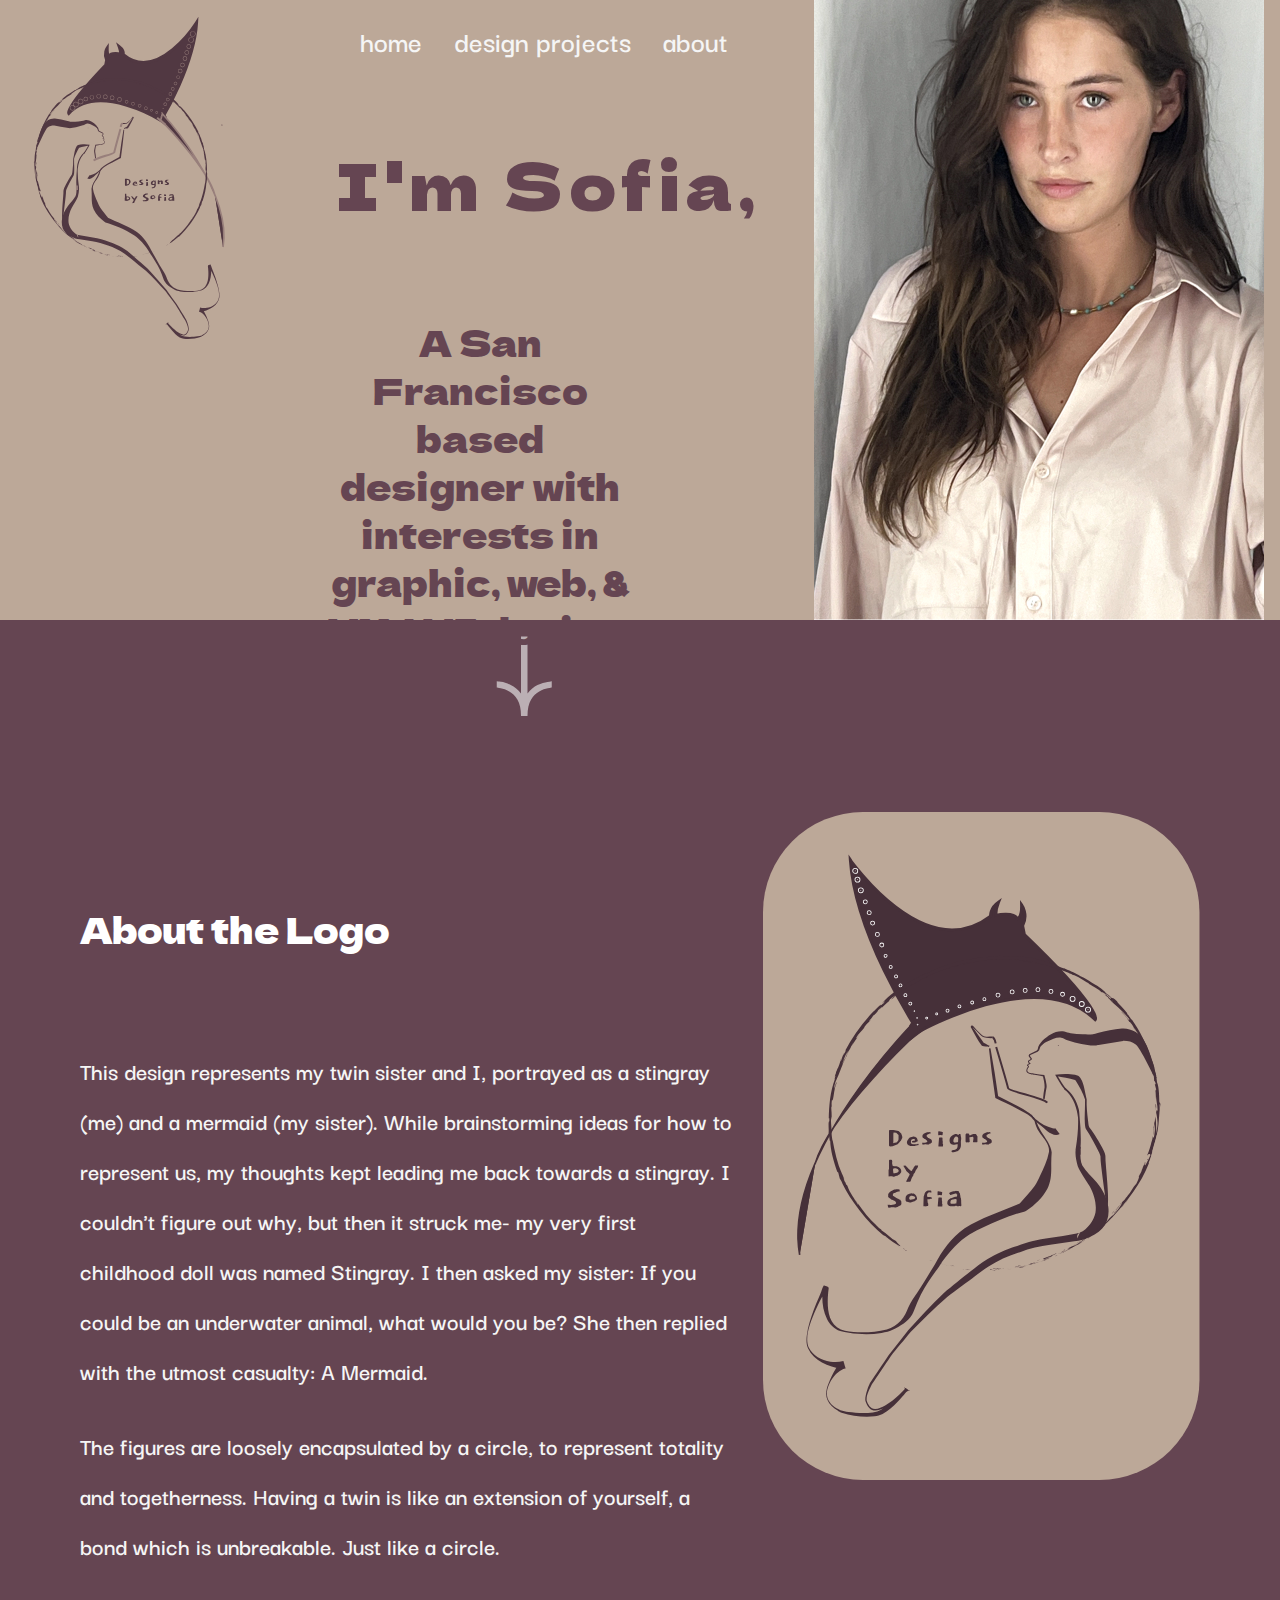
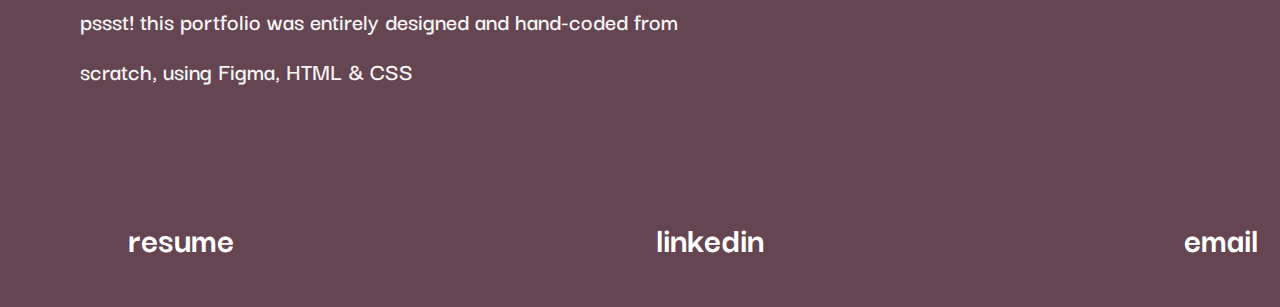
<file: index.html>
<!DOCTYPE html>
<!--[if lt IE 7]>      <html class="no-js lt-ie9 lt-ie8 lt-ie7"> <![endif]-->
<!--[if IE 7]>         <html class="no-js lt-ie9 lt-ie8"> <![endif]-->
<!--[if IE 8]>         <html class="no-js lt-ie9"> <![endif]-->
<!--[if gt IE 8]>      <html class="no-js"> <![endif]-->
<html>
    <head>
        
        <meta charset="utf-8">
        <meta http-equiv="X-UA-Compatible" content="IE=edge">
        <title>Sofia Harrelson's Design Portfolio</title>
        <meta name="description" content="Sofia Harrelson's Design portfolio">
        <meta name="viewport" content="width=device-width, initial-scale=1">
        <link rel="stylesheet" href="css/style.css">
    </head>
    <body>
        <!--[if lt IE 7]>
            <p class="browsehappy">You are using an <strong>outdated</strong> browser. Please <a href="#">upgrade your browser</a> to improve your experience.</p>
        <![endif]-->
       
        <header>
            <div id="headertop">
                <img src="img/logos/small backwards logo.svg" alt="sofia small logo home page" id="logo">
            <nav>
                <a href="#">
                    <h1 class="selected">home </h1>    
                </a>
                <a href="portfolio.html">
                    <h1>design projects</h1>
                </a>
                <a href="about.html">
                    <h1>about</h1>
                </a>
            </nav>
                <img src="img/homepage.headshot.jpg" alt=" sofia's homepage headshot" id="headshot">
            <div id="byline">
                <h4>I'm Sofia,</h4>
                <h5><section></section>  A  San  Francisco based designer with interests in graphic, web, & UX / UI design.</h5>
            </div>
        </header>
         <main>
            <div id= "arrow">
            <img src="img/↓.svg" alt="arrow pointing down">
            </div>
                <div class="flex-container-index">
                        <div><p><h6>About the Logo</h6><p>
                            This design represents my twin sister and I, portrayed as a stingray (me) and a mermaid (my sister). While brainstorming ideas for how to represent us, my thoughts kept leading me back towards a stingray. I couldn't figure out why, but then it struck me- my very first childhood doll was named Stingray. I then asked my sister: If you could be an underwater animal, what would you be? She then replied with the utmost casualty: A Mermaid.</p>
                            
                        <p>The figures are loosely encapsulated by a circle, to represent totality and togetherness. Having a twin is like an extension of yourself, a bond which is unbreakable. Just like a circle.<p>pssst! this portfolio was entirely designed and hand-coded from scratch, using Figma, HTML & CSS</p>
                        </div>
                        <div><img src="img/logos/big logo on homepage.svg" alt="big logo"></div>
                        
                    </div>

        <footer>
            <a href="https://docs.google.com/document/d1KizUrm8jl2YZJThDxG-LGXeTvWTqMtJjpnL1LcrRevM/edit?usp=sharing" target="_blank">
            <h2>resume</h2></a>
            <a href="https://www.linkedin.com/in/sofia-harrelson-284039218/" target="_blank">
                <h2>linkedin</h2>
            </a>
            <a href="mailto:sofiaharrelson@gmail.com">
                <h2>email</h2>
            </a>
        </footer>
    </body>
</html>
</file>
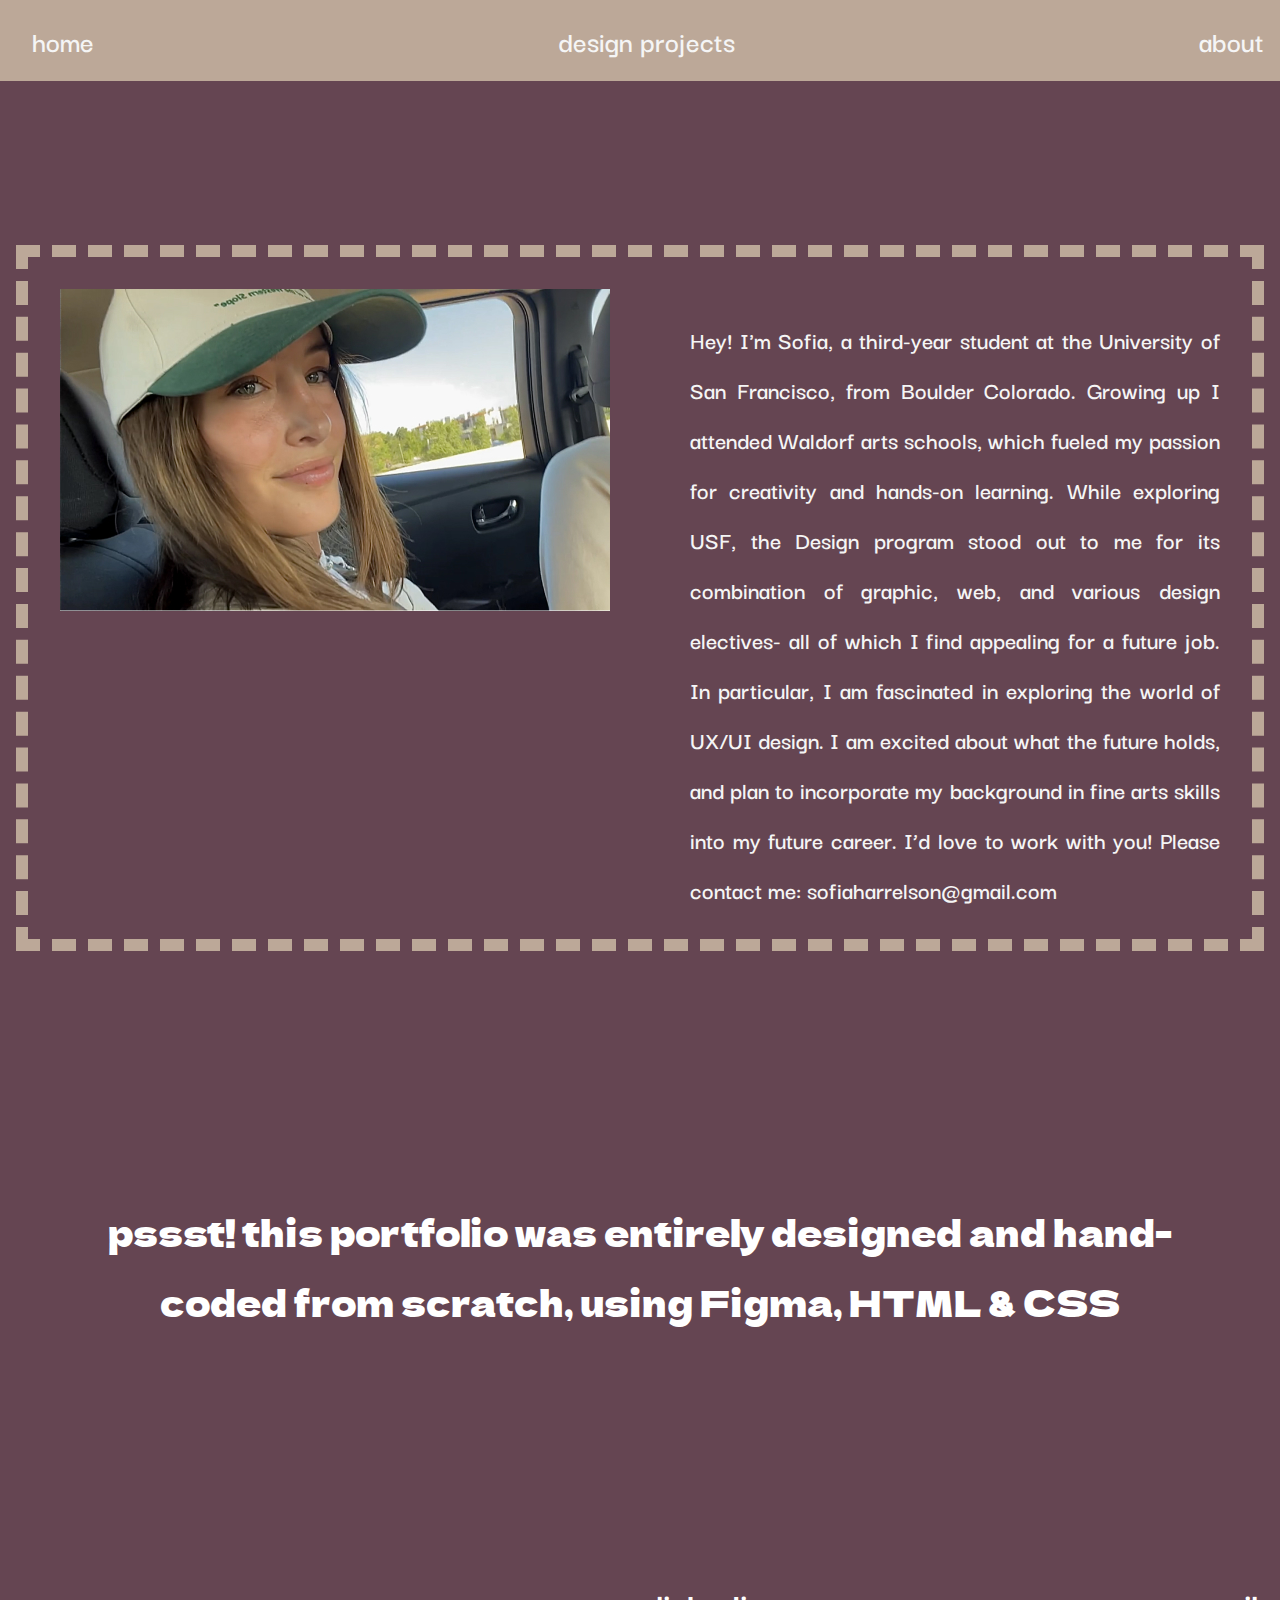
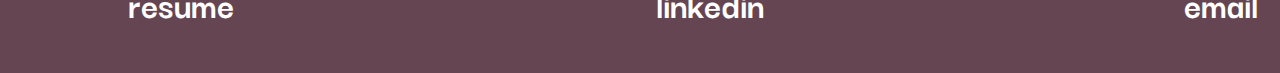
<file: about.html>
<!DOCTYPE html>
<!--[if lt IE 7]>      <html class="no-js lt-ie9 lt-ie8 lt-ie7"> <![endif]-->
<!--[if IE 7]>         <html class="no-js lt-ie9 lt-ie8"> <![endif]-->
<!--[if IE 8]>         <html class="no-js lt-ie9"> <![endif]-->
<!--[if gt IE 8]>      <html class="no-js"> <![endif]-->
<html>
    <head>
        <meta charset="utf-8">
        <meta http-equiv="X-UA-Compatible" content="IE=edge">
        <title>Sofia Harrelson Bio</title>
        <meta name="description" content="Sofia Harrelson's Design portfolio">
        <meta name="viewport" content="width=device-width, initial-scale=1">
        <link rel="stylesheet" href="css/style.css">
    </head>
    <body>
        <!--[if lt IE 7]>
            <p class="browsehappy">You are using an <strong>outdated</strong> browser. Please <a href="#">upgrade your browser</a> to improve your experience.</p>
        <![endif]-->
        <header>
            <nav>
                <a href="index.html"><h1>home</h1>
                </a>
                <a href="portfolio.html">
                <h1>design projects</h1>
              </a>
                <a href="about.html">
                <h1>about</h1>
            </a>
            </nav>
        </header>
        <main>
        <section>
            <div class= "flex-container-about">
                <div><img src="img/hat selfie.jpg" alt="hat selfie, headshot for my about page, I am wearing a hat in this one">
                </div>
                <div><p>Hey! I'm Sofia, a third-year student at the University of San Francisco, from Boulder Colorado. Growing up I attended Waldorf arts schools, which fueled my passion for creativity and hands-on learning. While exploring USF, the Design program stood out to me for its combination of graphic, web, and various design electives- all of which I find appealing for a future job. In particular, I am fascinated in exploring the world of UX/UI design. I am excited about what the future holds, and plan to incorporate my background in fine arts skills into my future career. I’d love to work with you! Please contact me: sofiaharrelson@gmail.com</p>
                </div>
            </div>
        </section>        
<section>
    <div id="about-pss"><h6>pssst! this portfolio was entirely designed and hand-coded from scratch, using Figma, HTML & CSS</h6>
    </div>
</section>    
        <footer>
            <a href="https://docs.google.com/document/d1KizUrm8jl2YZJThDxG-LGXeTvWTqMtJjpnL1LcrRevM/edit?usp=sharing" target="_blank">
            <h2>resume</h2>
         </a>
            
            <a href="https://www.linkedin.com/in/sofia-harrelson-284039218/" target="_blank">
                <h2>linkedin</h2>
            </a>
        
            <a href="mailto:sofiaharrelson@gmail.com">
                <h2>email</h2>
            </a>
        </footer>
    </body>
</html>
</file>
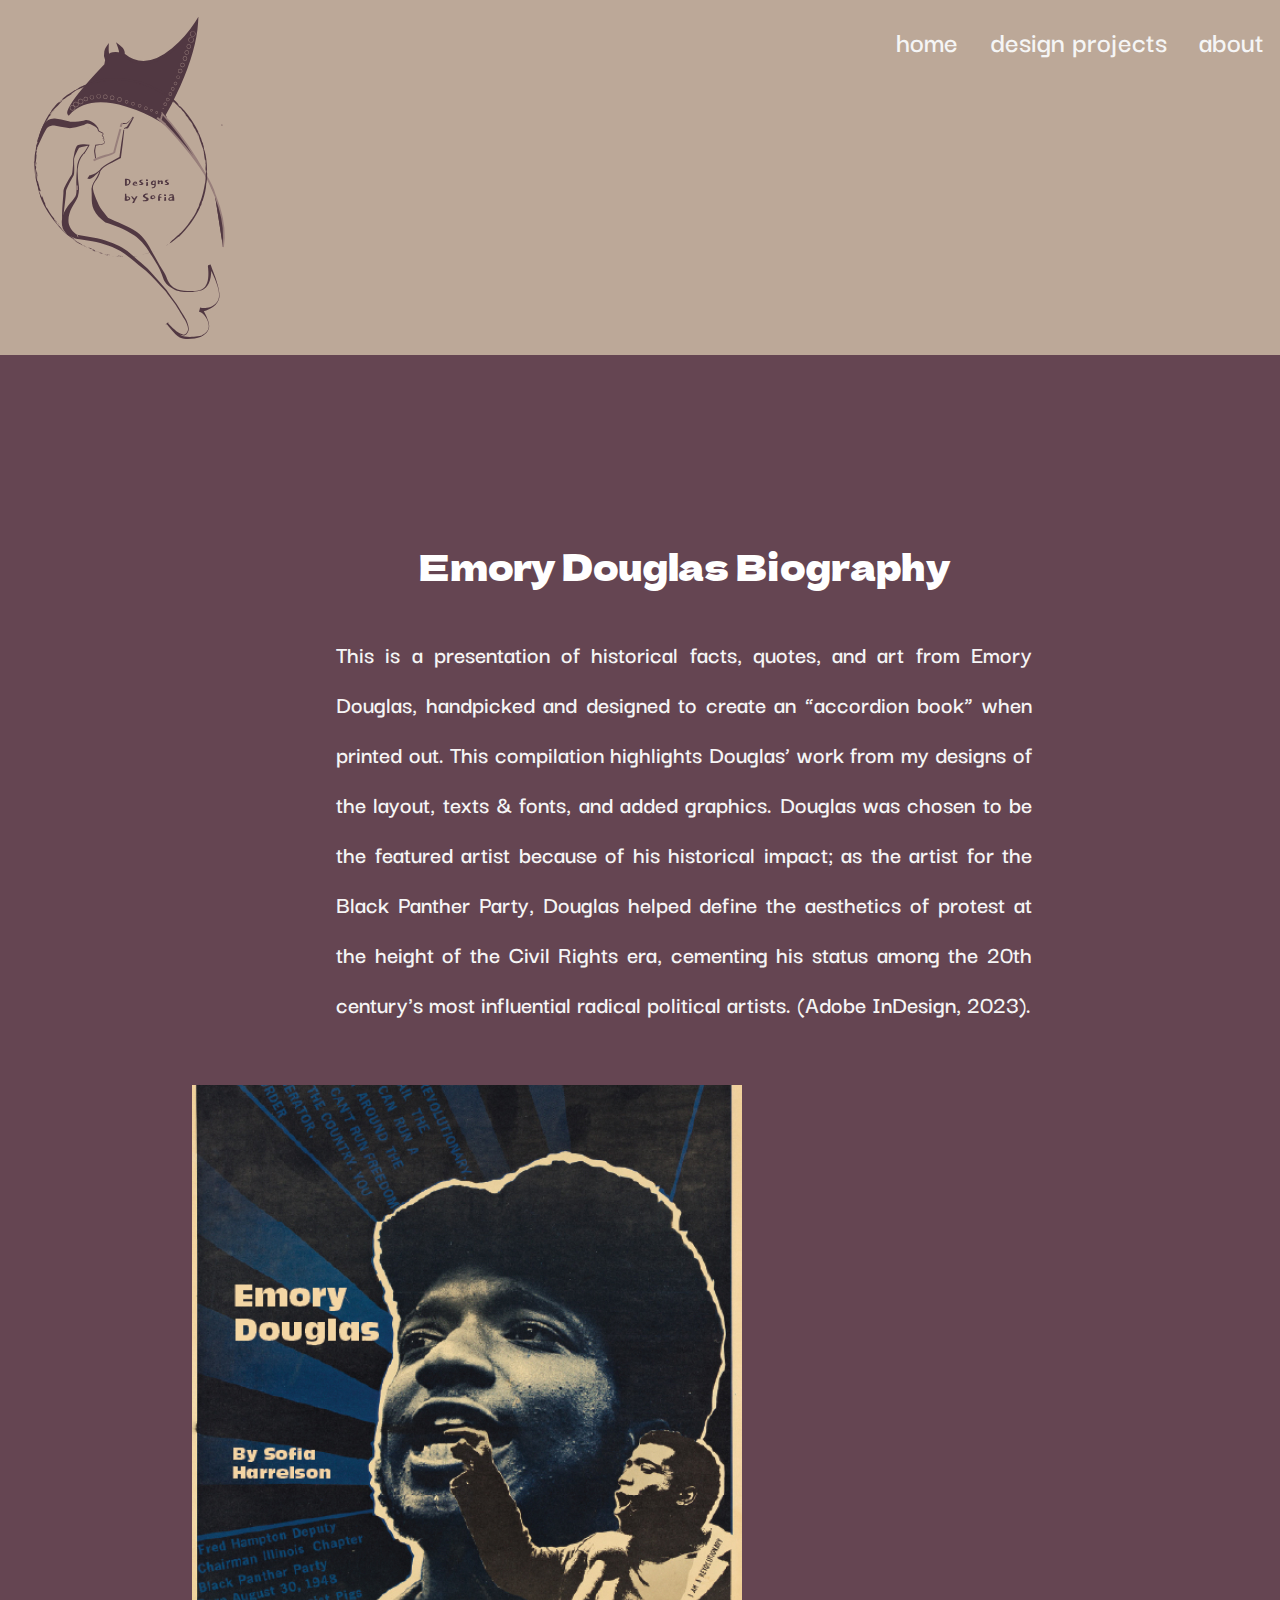
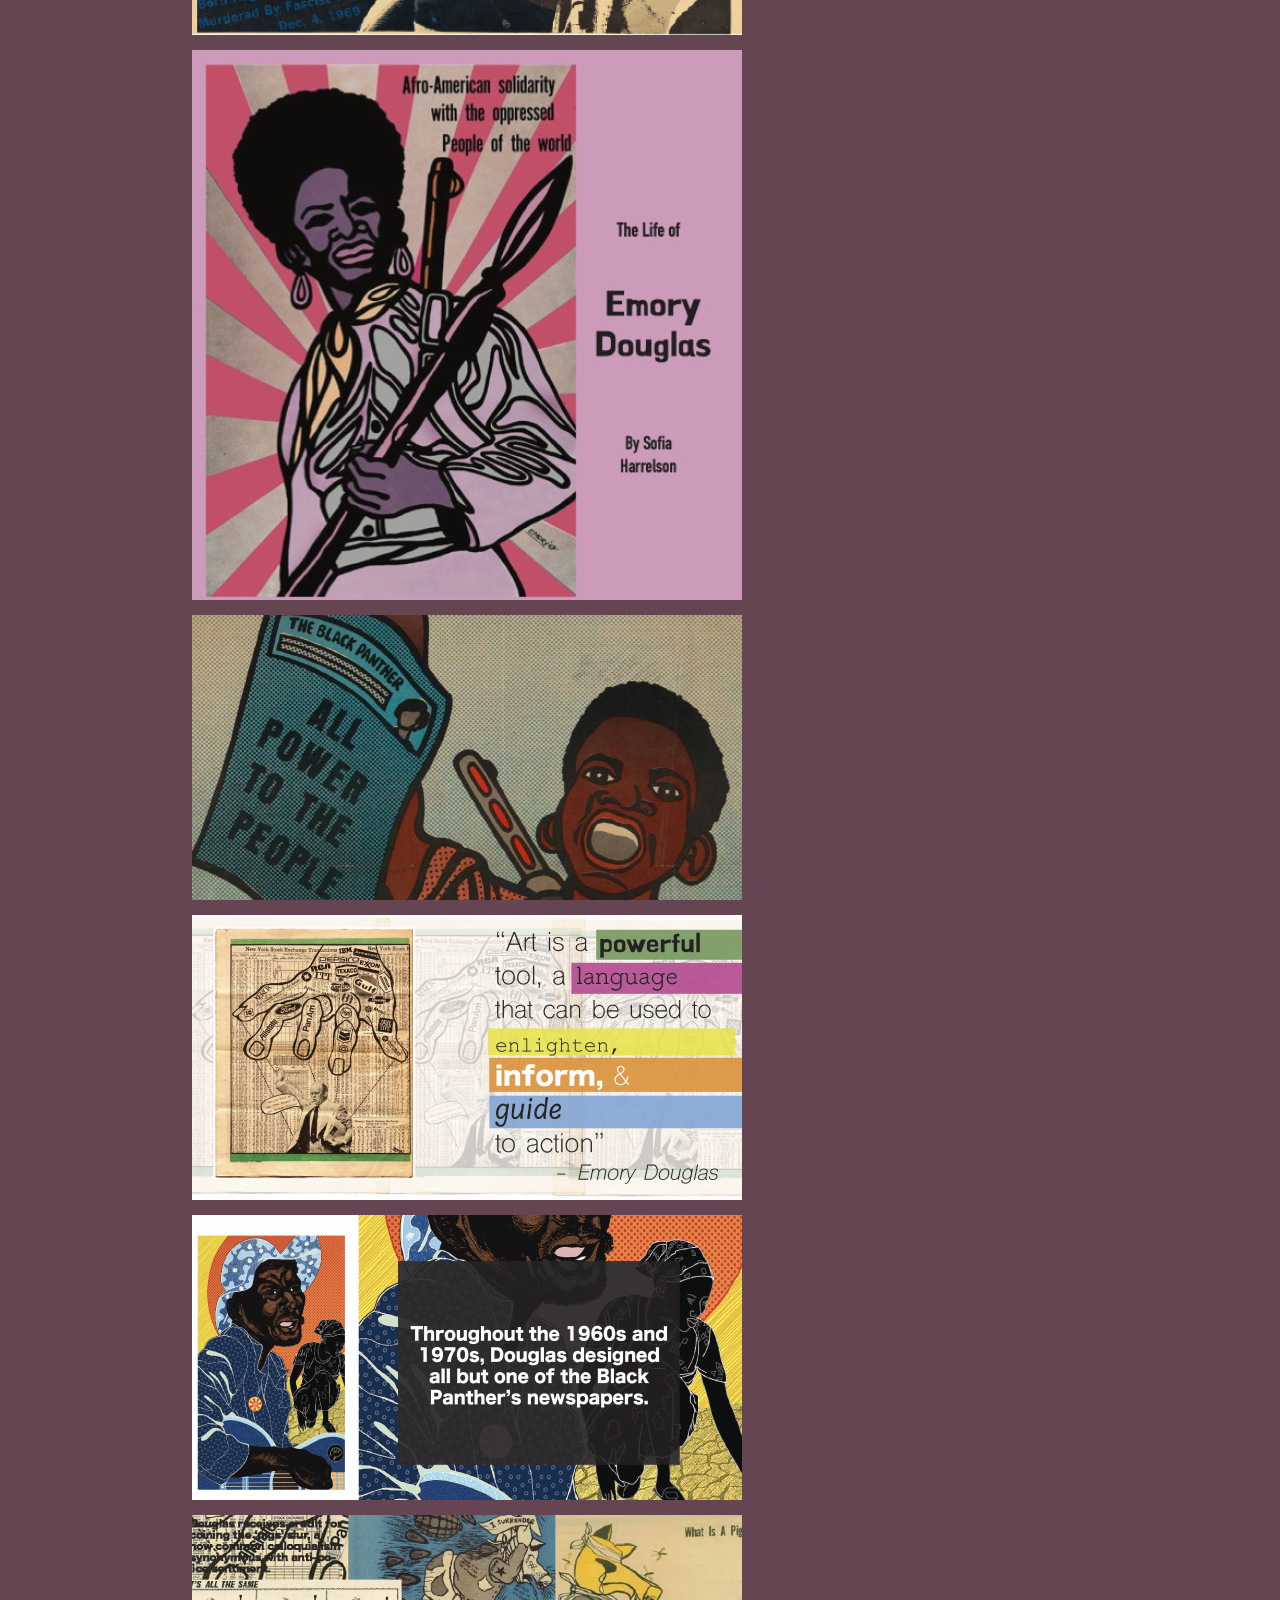
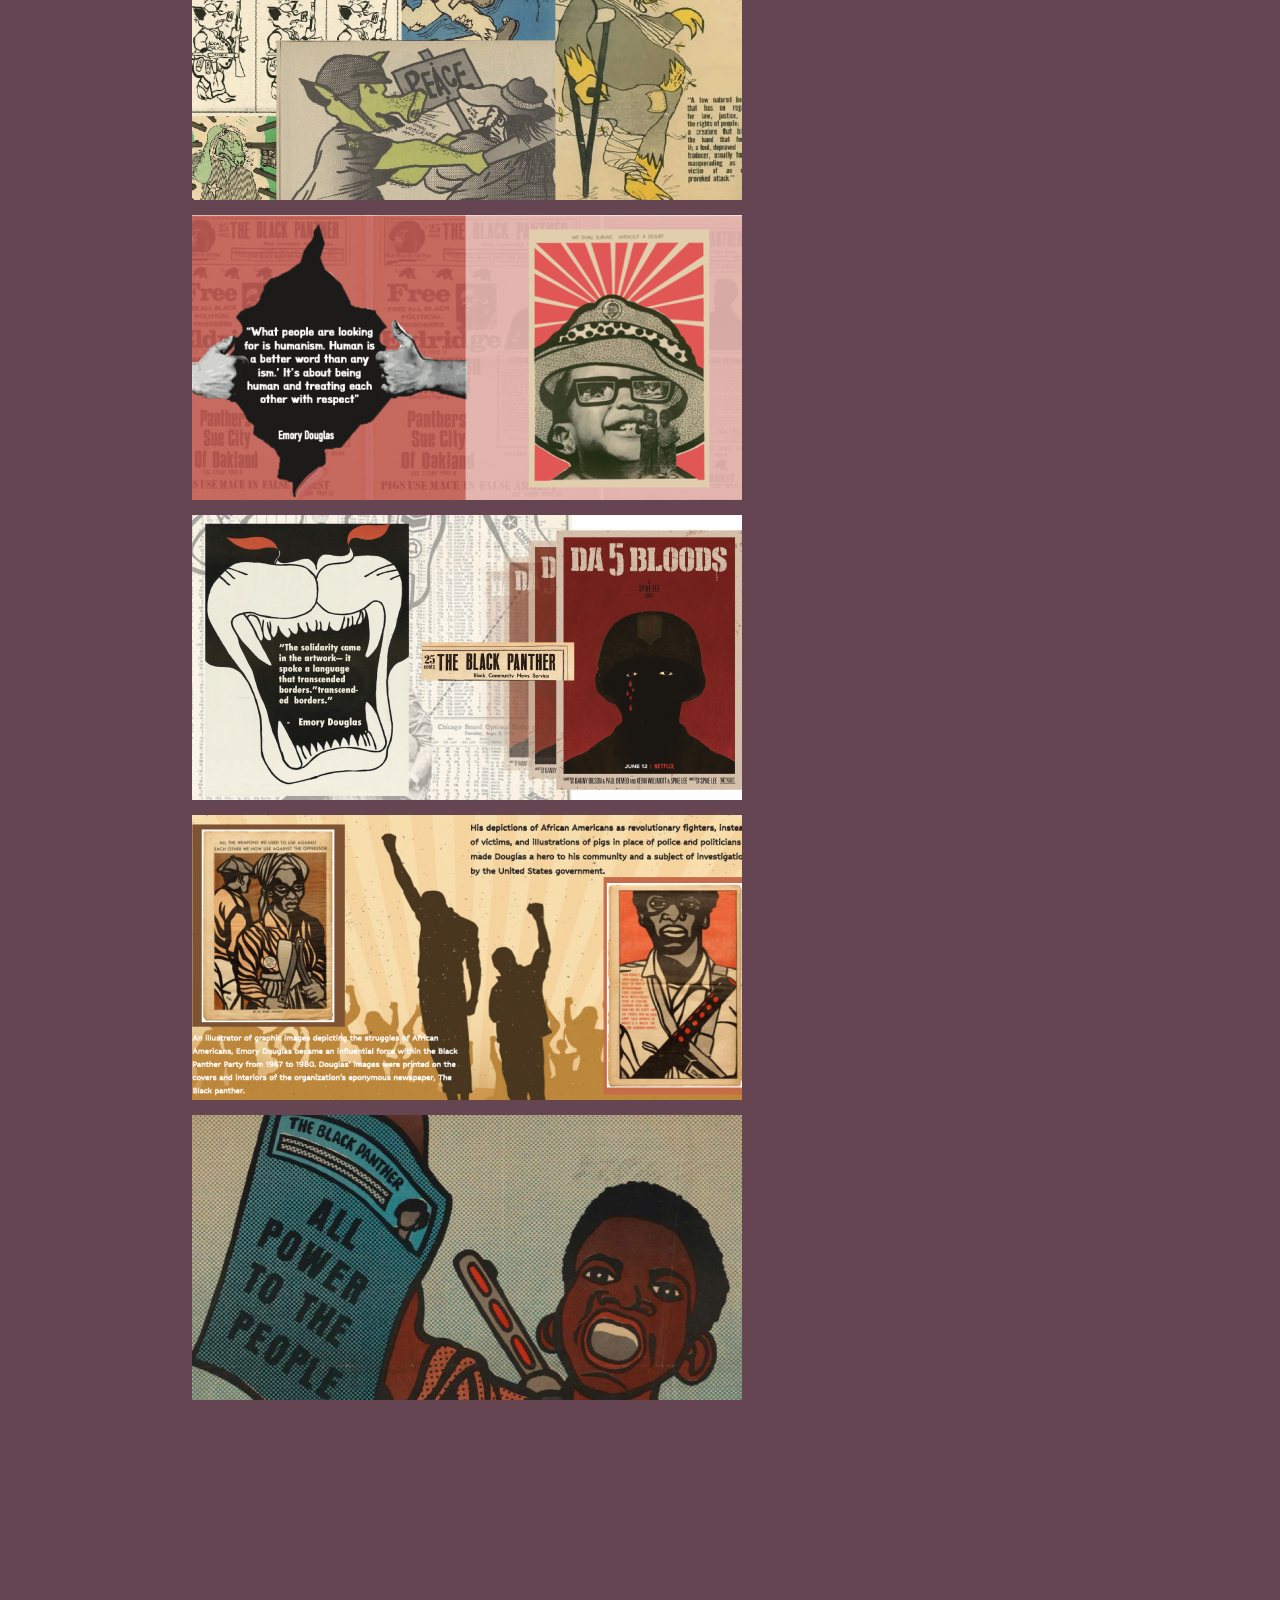
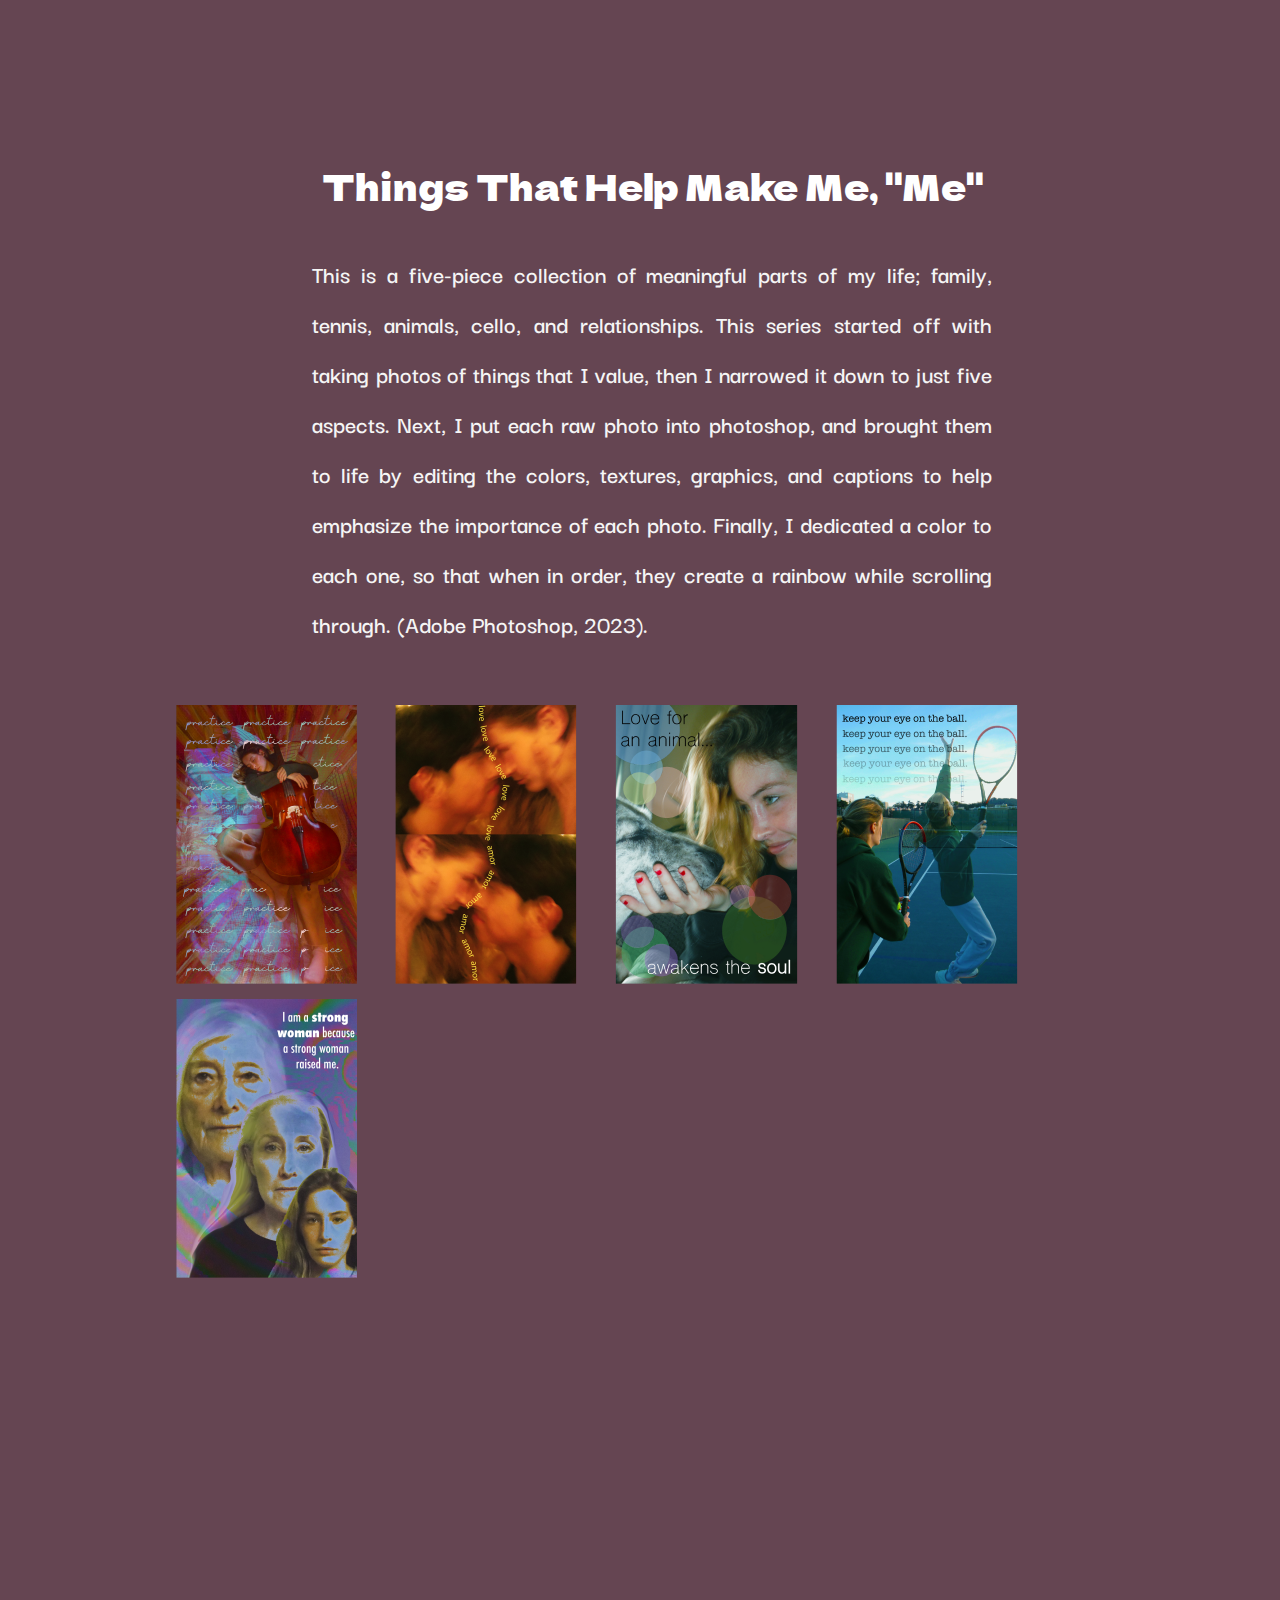
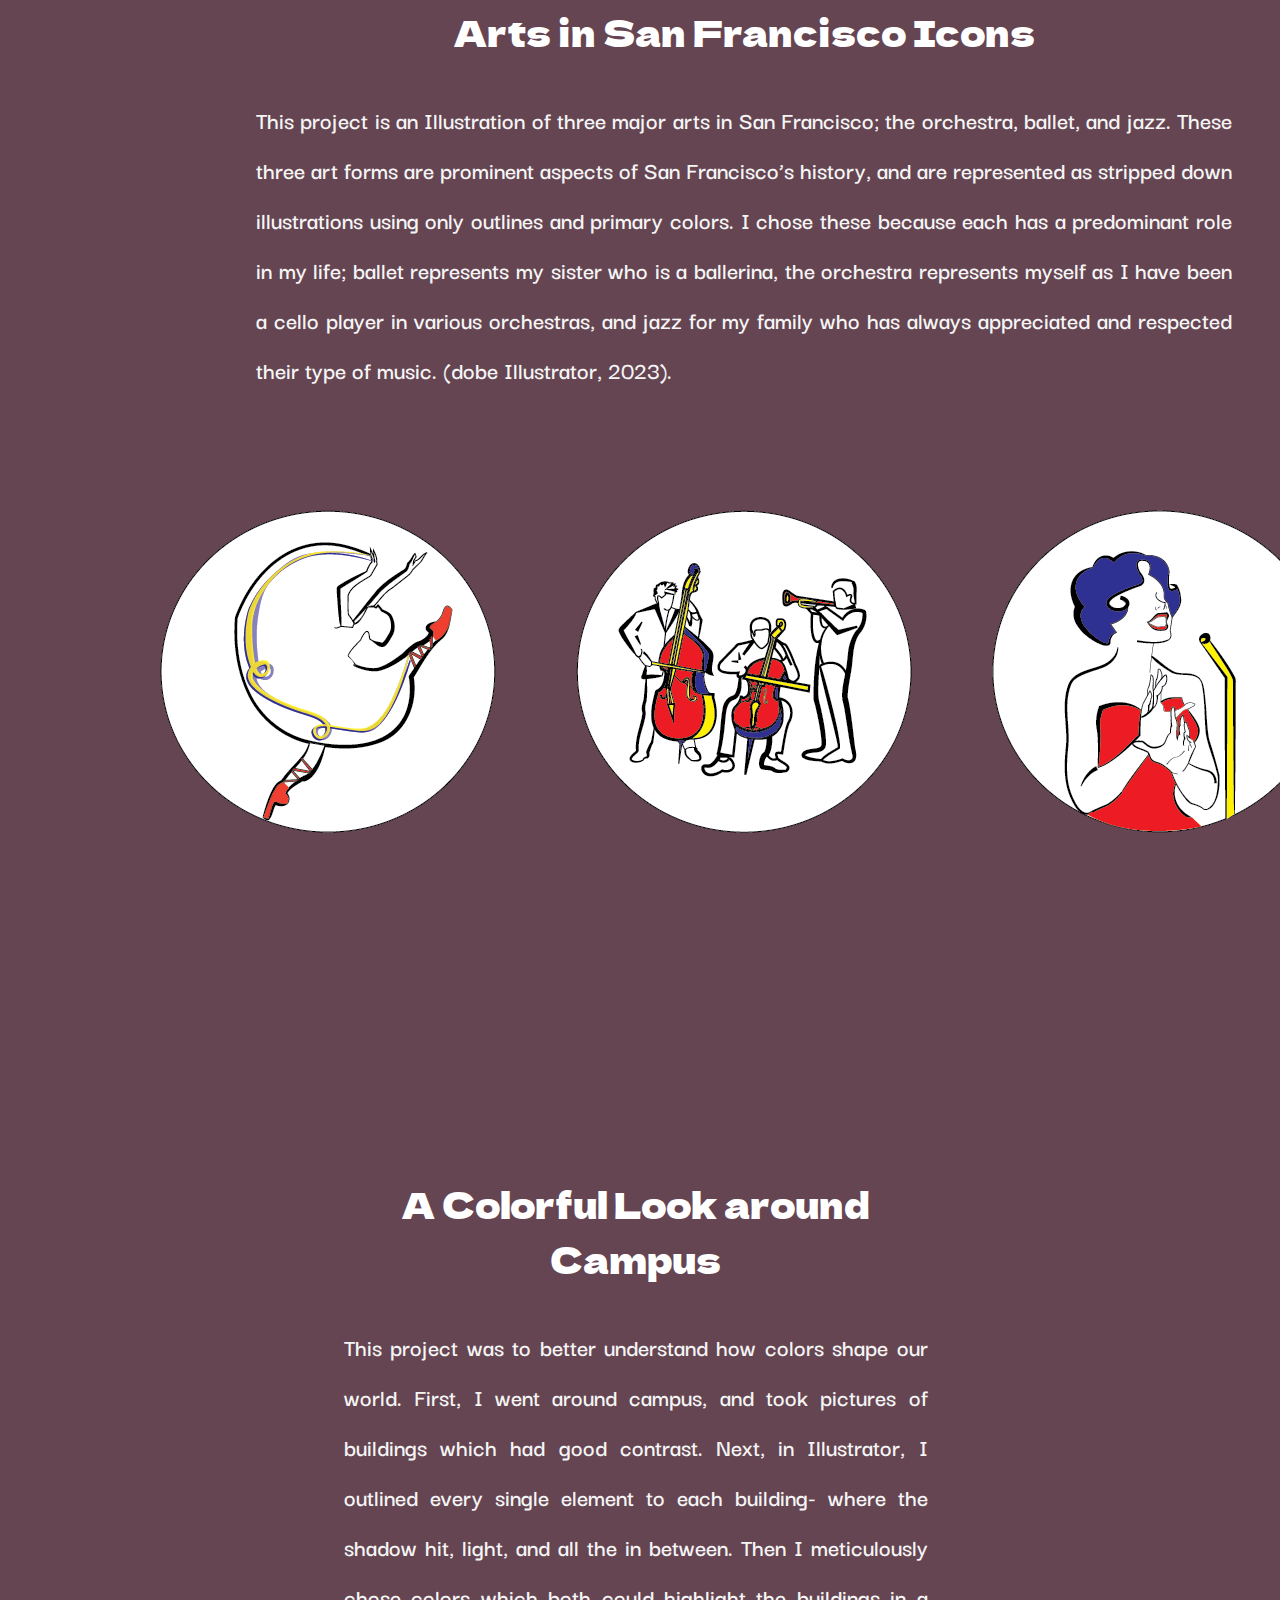
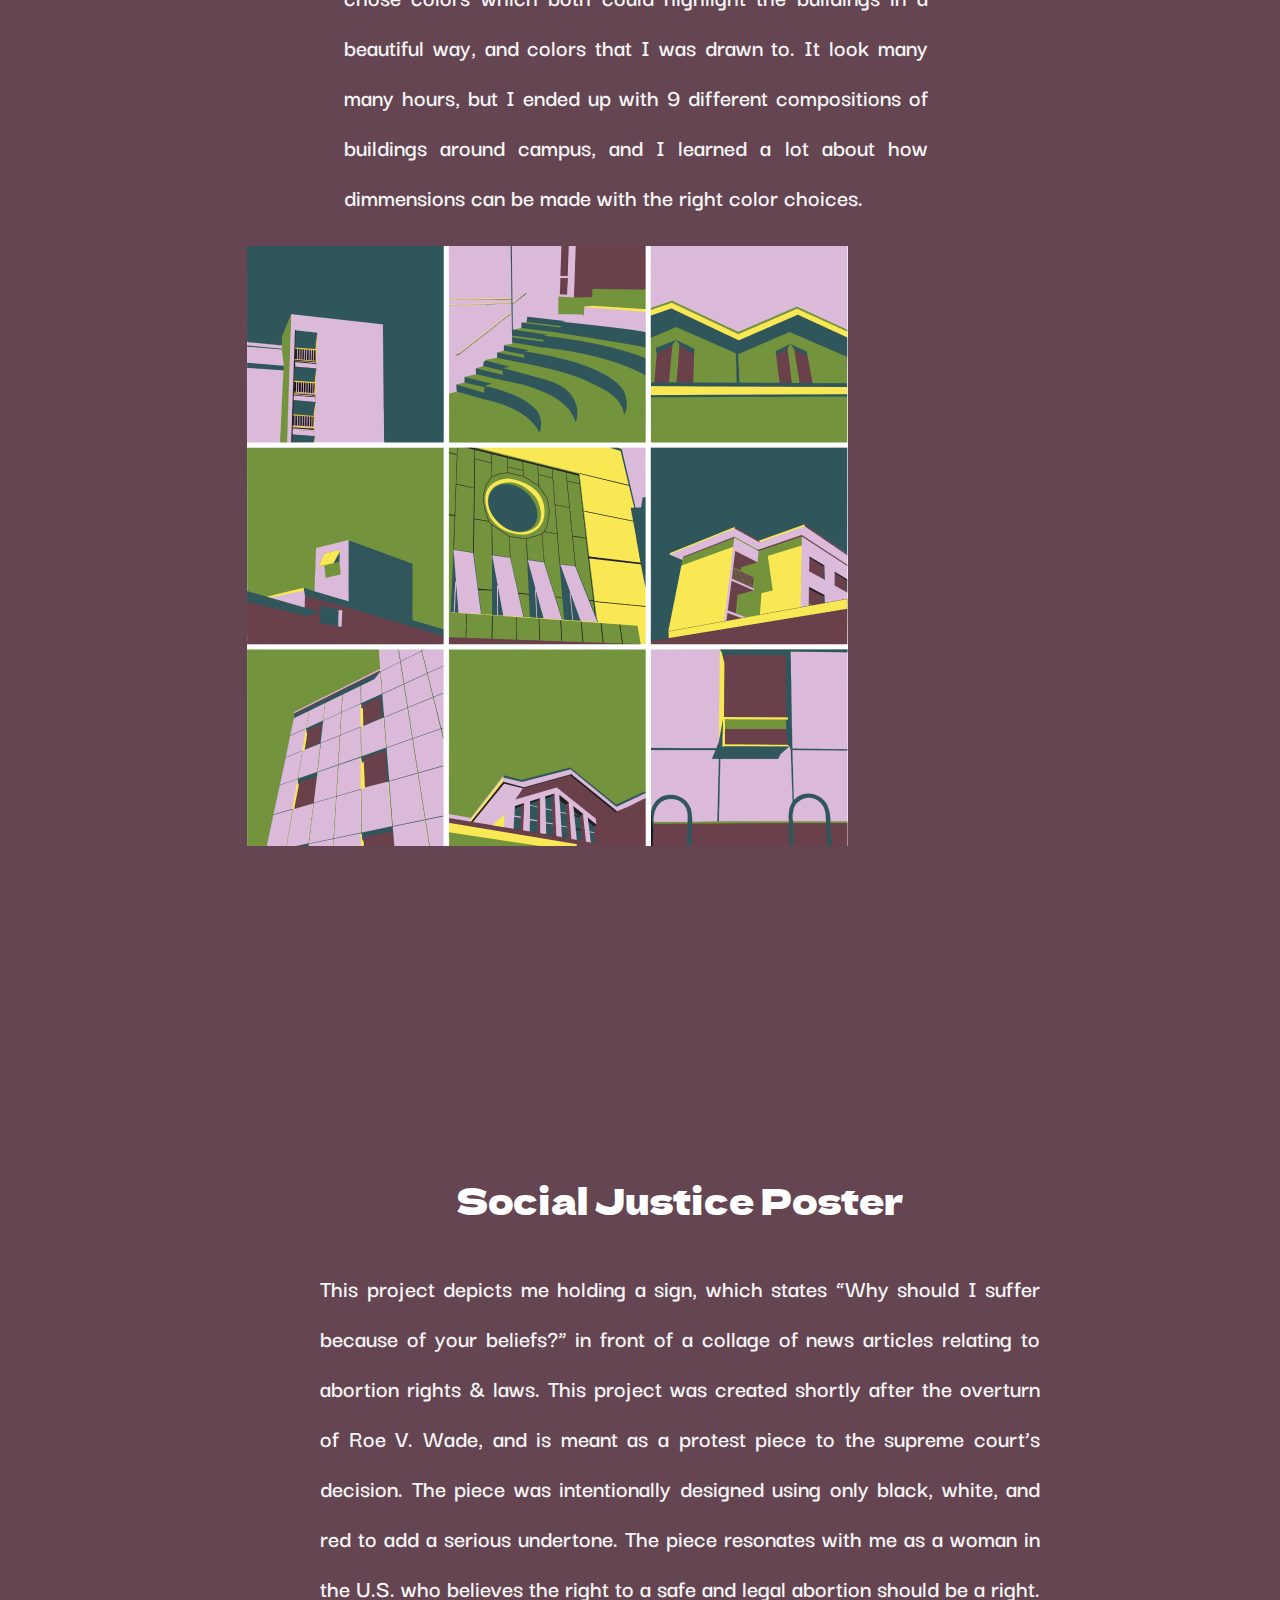
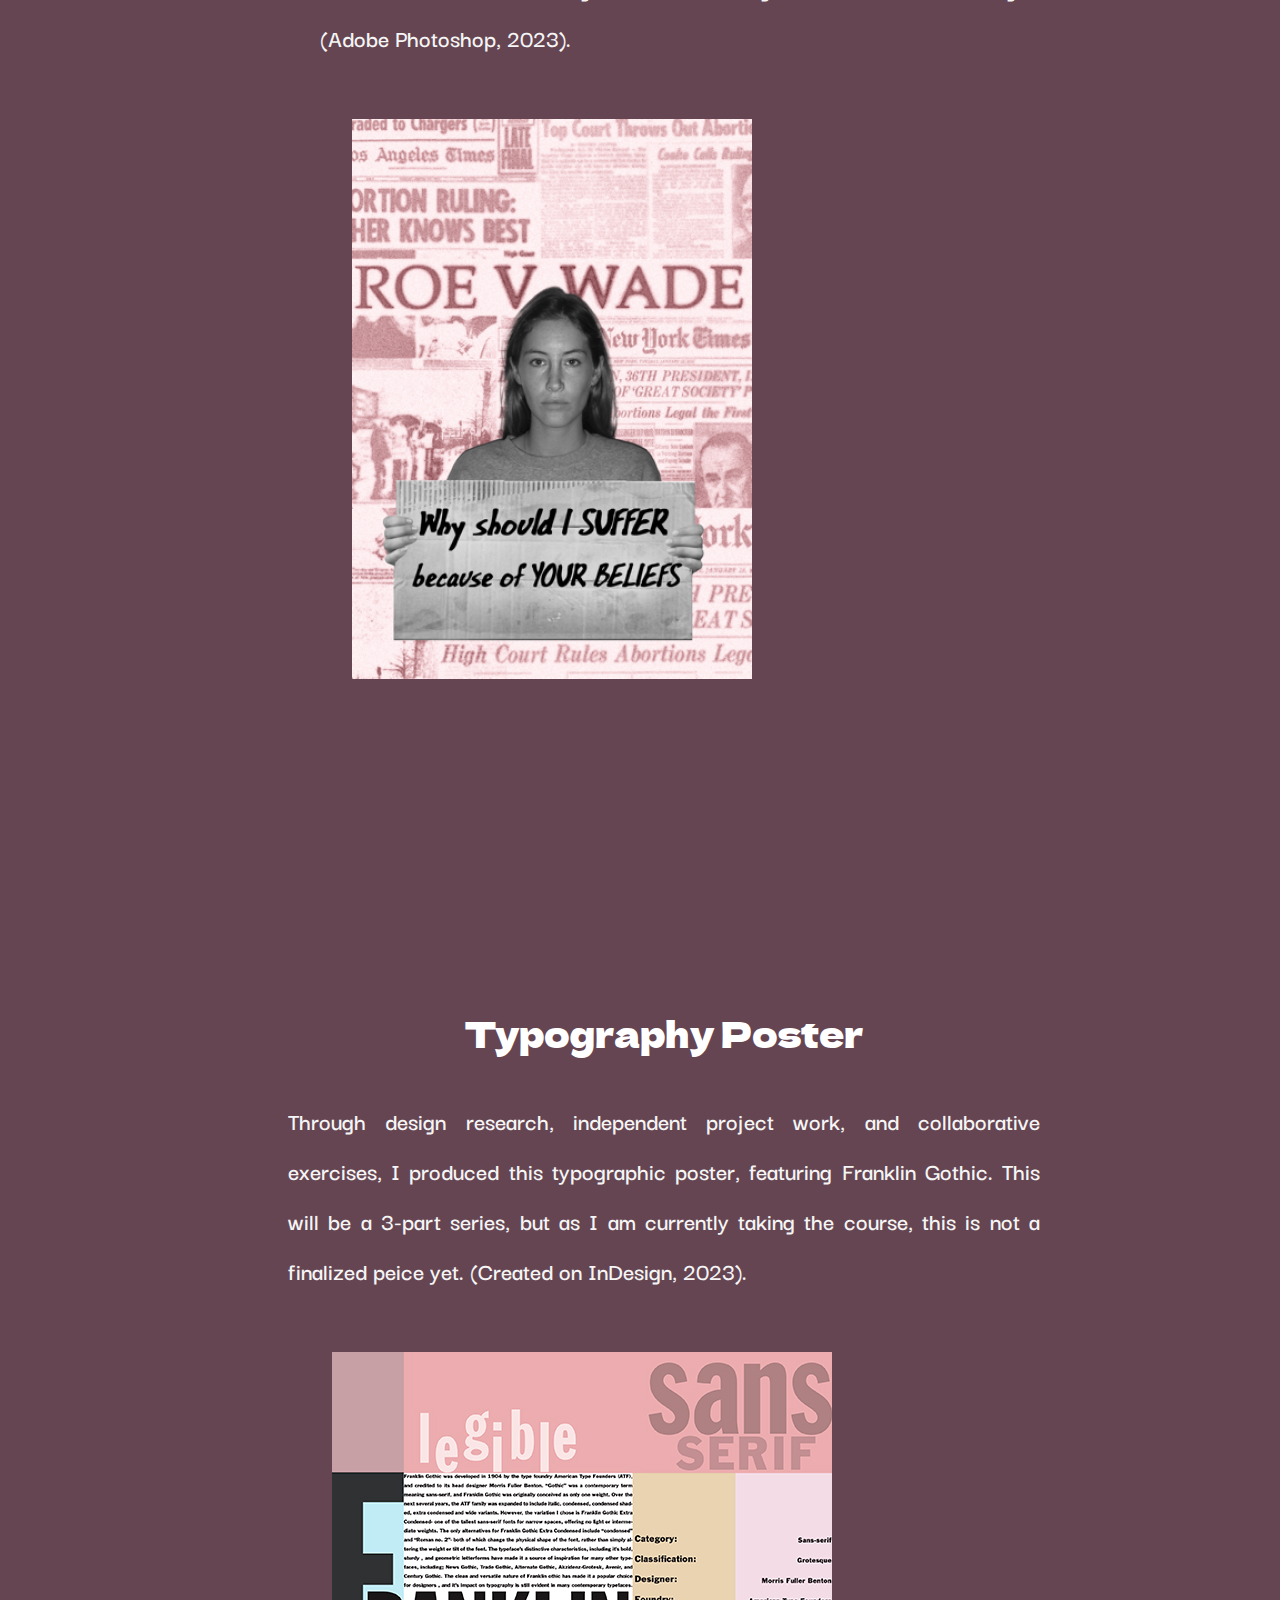
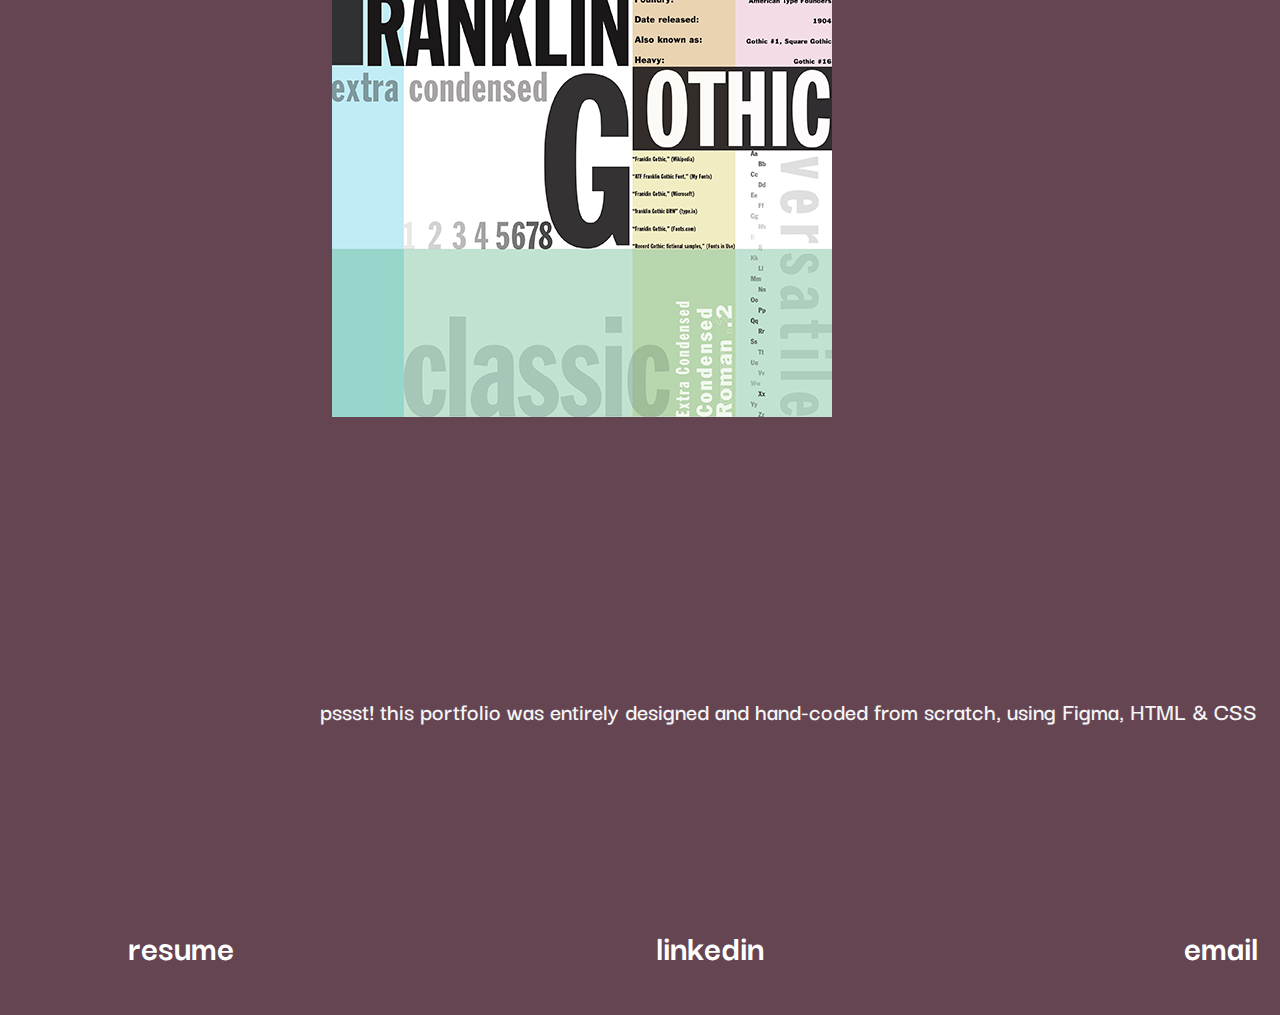
<file: portfolio.html>
<!DOCTYPE html>
<!--[if lt IE 7]>      <html class="no-js lt-ie9 lt-ie8 lt-ie7"> <![endif]-->
<!--[if IE 7]>         <html class="no-js lt-ie9 lt-ie8"> <![endif]-->
<!--[if IE 8]>         <html class="no-js lt-ie9"> <![endif]-->
<!--[if gt IE 8]>      <html class="no-js"> < <![endif]-->
<html>
    <head>
        <meta charset="utf-8">
        <meta http-equiv="X-UA-Compatible" content="IE=edge">
        <title>Sofia Harrelson Bio</title>
        <meta name="description" content="Sofia Harrelson's Design portfolio">
        <meta name="viewport" content="width=device-width, initial-scale=1">
        <link rel="stylesheet" href="css/style.css">
    </head>
    <body>
        <!--[if lt IE 7]>
            <p class="browsehappy">You are using an <strong>outdated</strong> browser. Please <a href="#">upgrade your browser</a> to improve your experience.</p>
        <![endif]-->
    <header>
         <div id="headertop">
            <img src="img/logos/small backwards logo.svg" alt="sofia small logo home page" id="logo">
            <nav>
                
                <a href="index.html">
                    <h1>home</h1>
                </a>
                <a href="portfolio.html">
                         <h1>design projects</h1>
                </a>
                <a href="about.html">
                         <h1>about</h1>
                </a>
            </nav>
        </div>

    </header>
    <main>
        <section>
            <div id="description_1">
                <h3><p>Emory Douglas Biography</h3>
                <p>This is a presentation of historical facts, quotes, and art from Emory Douglas, handpicked and designed to create an “accordion book” when printed out. This compilation highlights Douglas’ work from my designs of the layout, texts & fonts, and added graphics. Douglas was chosen to be the featured artist because of his historical impact; as the artist for the Black Panther Party, Douglas helped define the aesthetics of protest at the height of the Civil Rights era, cementing his status among the 20th century's most influential radical political artists. (Adobe InDesign, 2023).</p>
            </div>



            <div class="row">
                <div class="column">
                  <img src="img/emory/navy.jpg">
                  <img src="img/emory/last.pink.book.jpg">
                  <img src="img/emory/intro.book-2.jpg">
                  <img src="img/emory/final.color.book.jpg">
                  <img src="img/emory/final.orange.book.jpg">
                  <img src="img/emory/newspaper.book.jpg">
                  <img src="img/emory/pink.book.jpg">
                  <img src="img/emory/red.book.jpg">
                  <img src="img/emory/fist.book.jpg">
                  <img src="img/emory/intro.book-2.jpg">
                  
                </div>
            
  
         
            </div>
        </section>
        <section>
        <div id="description_2">
            <p><h3>Things That Help Make Me, "Me"</h3></p>
            <p>This is a five-piece collection of meaningful parts of my life; family, tennis, animals, cello, and relationships. This series started off with taking photos of things that I value, then I narrowed it down to just five aspects. Next, I put each raw photo into photoshop, and brought them to life by editing the colors, textures, graphics, and captions to help emphasize the importance of each photo. Finally, I dedicated a color to each one, so that when in order, they create a rainbow while scrolling through. (Adobe Photoshop, 2023).</p>
        </div>
        <div id="project_2">
                <img src="img/red.png" alt="cello">
                <img src="img/orange.png" alt="santi">
                <img src="img/green.png" alt="animals">
                <img src="img/blue.png" alt="tennis">
                <img src="img/purple.png" alt="3 gens"> 
        </div>
        </section>
    <section>
        <div id="description_3">
            <h3>Arts in San Francisco Icons</h3>
            <p>This project is an Illustration of three major arts in San Francisco; the orchestra, ballet, and jazz. These three art forms are prominent aspects of San Francisco’s history, and are represented as stripped down illustrations using only outlines and primary colors. I chose these because each has a predominant role in my life; ballet represents my sister who is a ballerina, the orchestra represents myself as I have been a cello player in various orchestras, and jazz for my family who has always appreciated and respected their type of music. (dobe Illustrator, 2023).</p>
        </div>
        <div id="project_3">
            <img src="img/3 icons/ballet.png">
            <img src="img/3 icons/orchestra.png">
            <img src="img/3 icons/singer.png">
        </div>
        
        </section>
        <section>
            <div id="description_4">
                <h3>A Colorful Look around Campus</h3>
                <p>This project was to better understand how colors shape our world. First, I went around campus, and took pictures of buildings which had good contrast. Next, in Illustrator, I outlined every single element to each building- where the shadow hit, light, and all the in between. Then I meticulously chose colors which both could highlight the buildings in a beautiful way, and colors that I was drawn to. It look many many hours, but I ended up with 9 different compositions of buildings around campus, and I learned a lot about how dimmensions can be made with the right color choices.</p>
            </div>
            <div id="project_4">
                <img src="img/final.portfolio 1.jpg" alt="architecture">
            </div>
        </section>
        <section>
            <div id="description_5">
                <h3>Social Justice Poster</h3>
                <p>This project depicts me holding a sign, which states “Why should I suffer because of your beliefs?” in front of a collage of news articles relating to abortion rights & laws. This project was created shortly after the overturn of Roe V. Wade, and is meant as a protest piece to the supreme court’s decision. The piece was intentionally designed using only black, white, and red to add a serious undertone. The piece resonates with me as a woman in the U.S. who believes the right to a safe and legal abortion should be a right. (Adobe Photoshop, 2023).
                </p>
            </div>
            <div id="project_5">
                <img src="img/protest.jpg" alt="architecture">
            </div>
        </section>
    <section>
        <div id="description_6">
            <h3>Typography Poster</h3>
            <p>Through design research, independent project work, and collaborative exercises, I produced this typographic poster, featuring Franklin Gothic. This will be a 3-part series, but as I am currently taking the course, this is not a finalized peice yet. (Created on InDesign, 2023).
            </p>
        </div>
        <div id="project_6">
            <img src="img/smaller.franklin.jpg" alt="architecture">
        </div>
    </section>







        <section>
            <div id="psst">
            <p>pssst! this portfolio was entirely designed and hand-coded from scratch, using Figma, HTML & CSS</p></div>
        </section>
    </main>
        <footer>
            <a href="https://docs.google.com/document/d1KizUrm8jl2YZJThDxG-LGXeTvWTqMtJjpnL1LcrRevM/edit?usp=sharing" target="_blank">
            <h2>resume</h2>
         </a>
            <a href="https://www.linkedin.com/in/sofia-harrelson-284039218/" target="_blank">
                <h2>linkedin</h2>
            </a>
            <a href="mailto:sofiaharrelson@gmail.com">
                <h2>email</h2>
            </a>
        </footer>
    </body>
    </html>
</file>
<file: css/style.css>
@import url('https://fonts.googleapis.com/css2?family=Dela+Gothic+One&display=swap');
@import url('https://fonts.googleapis.com/css2?family=Darker+Grotesque:wght@300&family=Dela+Gothic+One&display=swap');

html {
   font-size: 16px;
}

body {
    background-color:#654552;
    line-height: 3.4375rem;
    margin: 0; 
    color: #F5F5F5;
    font-family: 'Darker Grotesque', sans-serif;
    font-size: 1.5625rem;
    font-style: normal;
    font-weight: 600;
    line-height: 2;
}

header {
    background-color: #BCA898;
    padding-right: 1rem;
}

nav {
    display: flex;
    align-items: center;
    justify-content: space-between;
    align-self: flex-start;
}


h1 { /* havigation*/
    color: #F5F5F5;
    font-family: 'Darker Grotesque', sans-serif;
    font-size: 1.875rem;
    font-weight: 600;
    line-height: normal;
    display: flex;
    justify-content: space-between;
}

h2 { /* footer*/
   width: 12rem;
    color: #FFFFFF;
    margin: auto;
    display: flex;
}

h3 { /* titles for portfolio*/
    color: #ffffff;
    font-family: Dela Gothic One;
    font-size: 2.1875rem;
    font-weight: 400;
    line-height: 3.4375rem;
    text-align: center;
   
}


h4 { /* Im Sofia*/
    font-family: 'Dela Gothic One', sans-serif;
    color: #654552;
    width: 100rem;
    font-family: Dela Gothic One;
    font-size: 4rem;
    font-weight: 400;
    line-height: 6.25rem; /* 108.696% */
    letter-spacing: 0.345rem;
    display: flex;
    justify-content: space-between;
    padding-left: 21rem;
}


h5 { /* smaller bio- >a  San  Francisco based designer 
    with interests in graphic, web, &
    UX / UI design */
    color: #654552;
    text-align: center;
    font-family: Dela Gothic One;
    font-size: 2.2rem;
    font-style: normal;
    font-weight: 400;
    line-height: 3rem;
    display: flex;
    padding-left: 50%;
}


h6 {
    color: #ffffff;
    font-family: Dela Gothic One;
    font-size: 2.1875rem;
    font-weight: 400;

}

#about-pss {
padding-left: 5rem;
padding-right: 5rem;
text-align: center;


}
.big_logo {
    width: 12rem;
    display: flex;
}


.flex-container-index {
display: flex;
padding: 5rem;
}


#psst {
align-items: center;
padding-left: 20rem;
padding-top: 5rem;
}

.About {
    color: #F5F5F5;
    text-align: center;
    font-family: Dela Gothic One;
    font-size: 2.1875rem;
    font-style: normal;
    font-weight: 400;
    line-height: 3.4375rem;
    display: flex;
    align-items: center;
    justify-content: space-between;
    border: #BCA898;
    border-radius: 5rem;
    
}

a { /*header decoration*/
    color: #F5F5F5;
    text-decoration: none;
    margin: 0 0 0 2rem;
}

#arrow {
padding-left: 31rem;
padding-top: 1rem;   
}

.one{
    padding-left: 25rem;
    display: flex;
    padding-top: 10rem;
  }

a h1:hover {
    color: #654552;
}

.flex-container-about {
    flex-direction: row;
    display: flex;
    text-align: justify;
    column-gap: 5rem;
    border: #BCA898;
    border-width: .8rem;
    border-style:dashed;
  padding-top: 2rem;
  padding-left: 2rem;
  padding-right: 2rem;
  margin: 1rem;

    }

footer {
    
    width: 80rem;
    display: flex;
    align-items: center;
    justify-content: space-between;
    padding-left: 6rem;
    padding-bottom: 2rem;
}

#headertop {
    width: 100%;
    display: flex;
    justify-content: space-between;

}


#byline {
    width: 50%; 
    position: absolute; 
    z-index: 2; 
    top: 3rem; 
}

#logo {
align-self: flex-start;
   align-items: left;
   padding-bottom: 1rem;
   padding-top: 1rem;
   padding-left: 1rem;
}

section {
margin: 9.25rem auto;
display: grid;
grid-template-columns: repeat (12,1fr);
grid-column-gap: 1.5rem;
grid-auto-flow: dense;
}


.row {
    display: flex;
    grid-column: 3/11;
    row-gap: 5rem;
    padding-left: 9rem;

  }

  .column {
    flex: 100%;
    max-width: 100%;
    column-gap: 5rem;
  }


#description_1 {
    grid-column: 3/10;
    text-align: justify;
    padding-left: 18rem;
    padding-right: 14rem;
    padding-bottom: 2rem;
    
}


#project_2 {
    grid-column: 3/9;
    align-items: center;
    letter-spacing: 2rem;
    
    }

#description_2 {
    padding-left: 18rem;
    padding-right: 18rem;
    padding-bottom: 2rem;
    padding-top: 10rem;
    text-align:justify;
    grid-column: 2/10;
}
   
#project_3 {
    display: flex;
    flex-direction: row;
    display: flex;
    padding-left: 10rem;
    column-gap: 5rem;
}


#description_3 {
grid-column: auto;
grid-column: 1/10;
padding-right: 18rem;
padding-left: 16rem;
padding-top: 8rem;
padding-bottom: 6%;
text-align: justify;


}

#project_4 {
    grid-column: 5/11;
    padding-right: 27rem;

    }

#description_4 {
    grid-column: 2/9;
    text-align: justify;
    padding-left: 20rem;
    padding-top: 10rem;
}



#description_5 {
    grid-column: auto;
    grid-column: 1/10;
    padding-right: 15rem;
    padding-left: 20rem;
    padding-top: 8rem;
    padding-bottom: 2rem;
    text-align: justify;
    }

#project_5 {
    grid-column: 3/10;
   align-items: center;
padding-right: 33rem;
}


#description_6 {
    grid-column: auto;
    grid-column: 1/10;
    padding-right: 15rem;
    padding-left: 18rem;
    padding-top: 8rem;
    padding-bottom: 2rem;
    text-align: justify;
    }

#project_6 {
grid-column: 3/10;
   align-items: center;
   padding-right: 28rem;

}


#bio {
text-align: left;
padding-left: 2.5%;
padding-right: 2.5%;
padding-bottom: 2.5%;
}



.upsidedown {
align-items: right;
padding-left: 50%;
}



@media screen and (max-width-600px) {
    .red-box {
        width: 100% 

}

}
</file>
